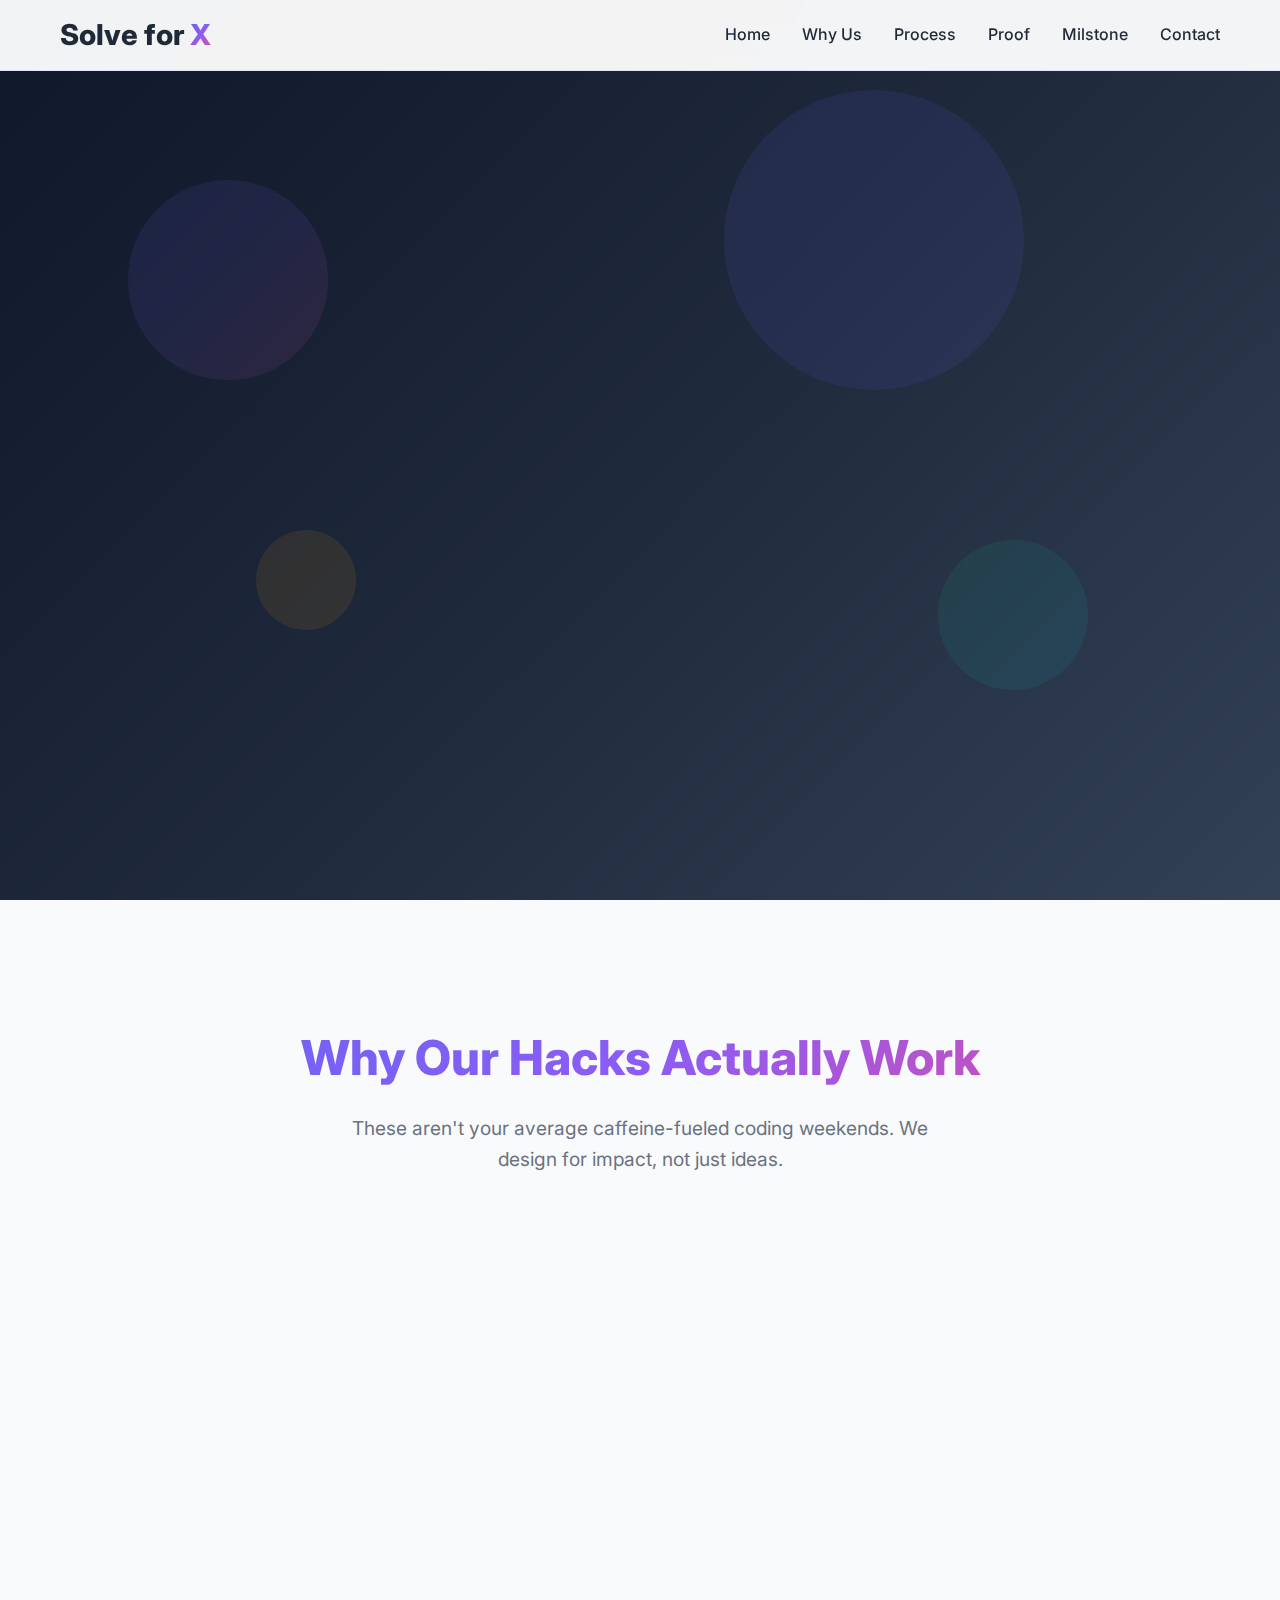
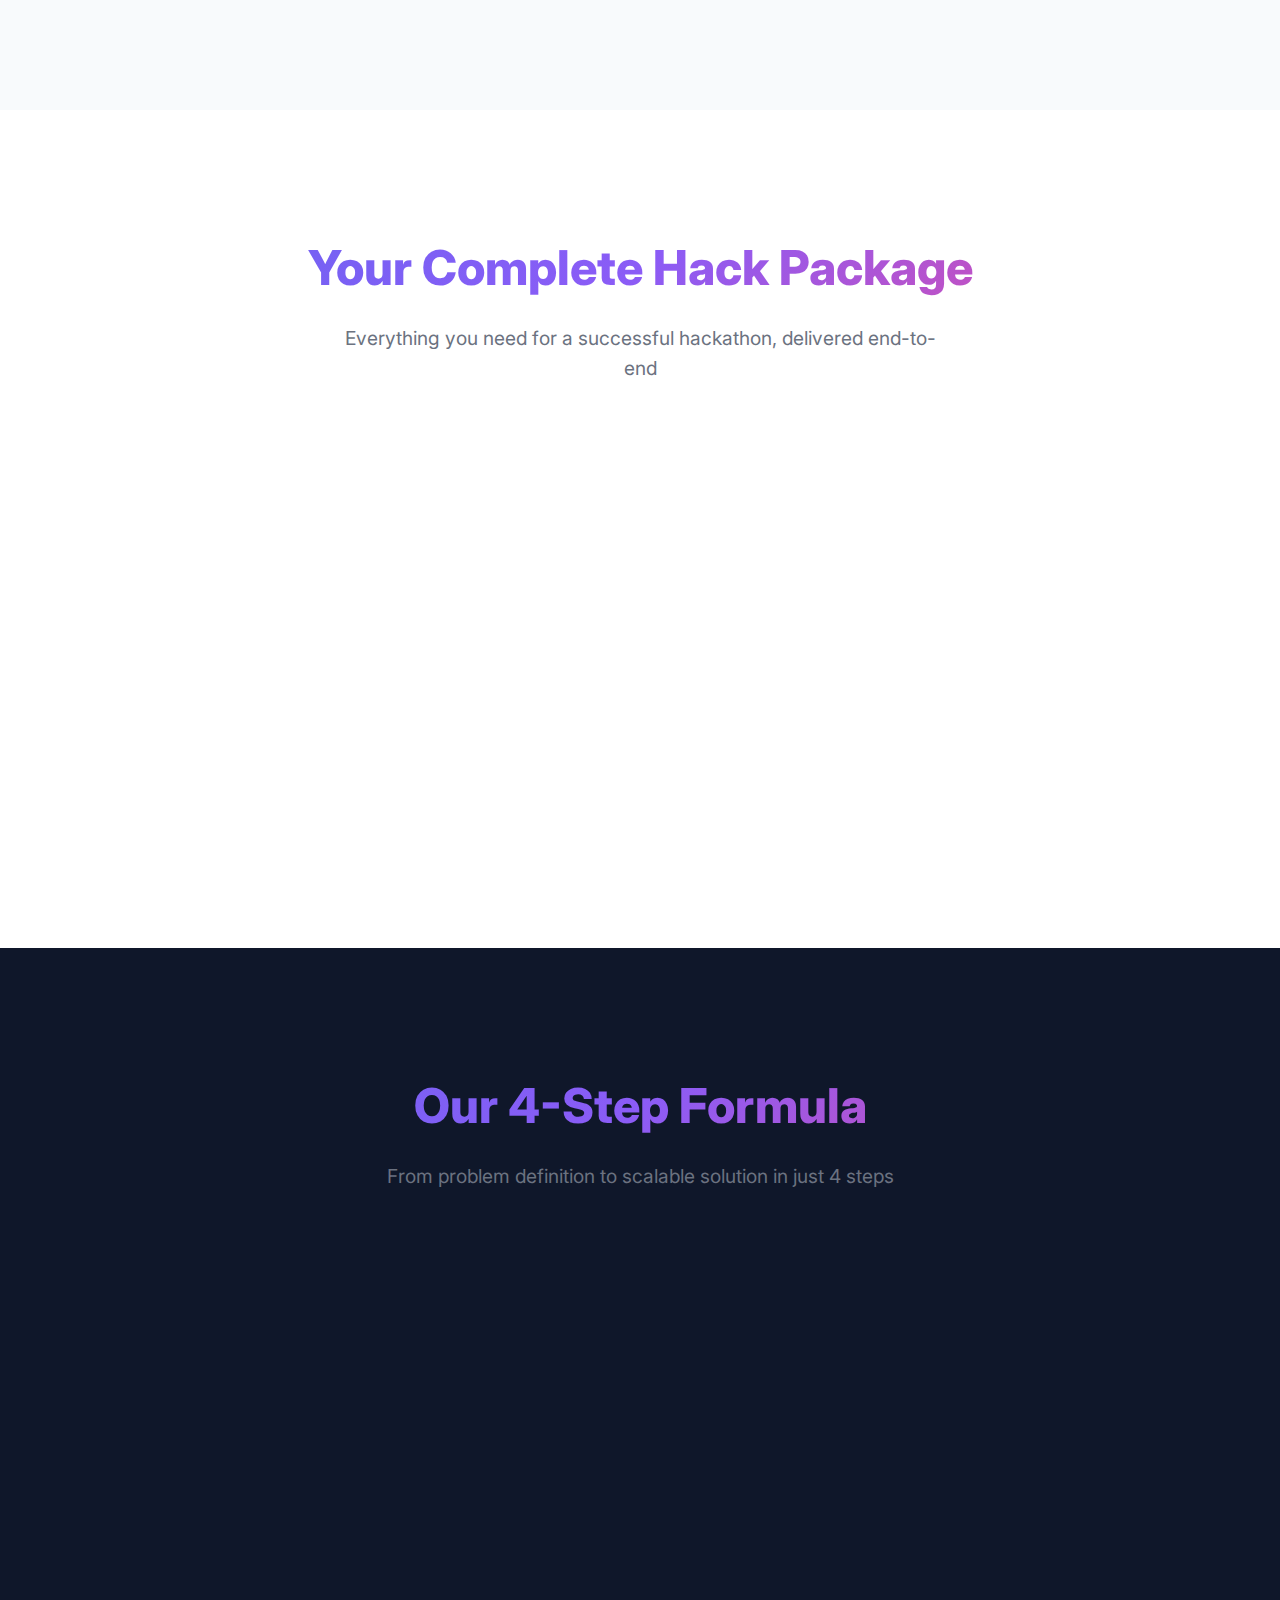
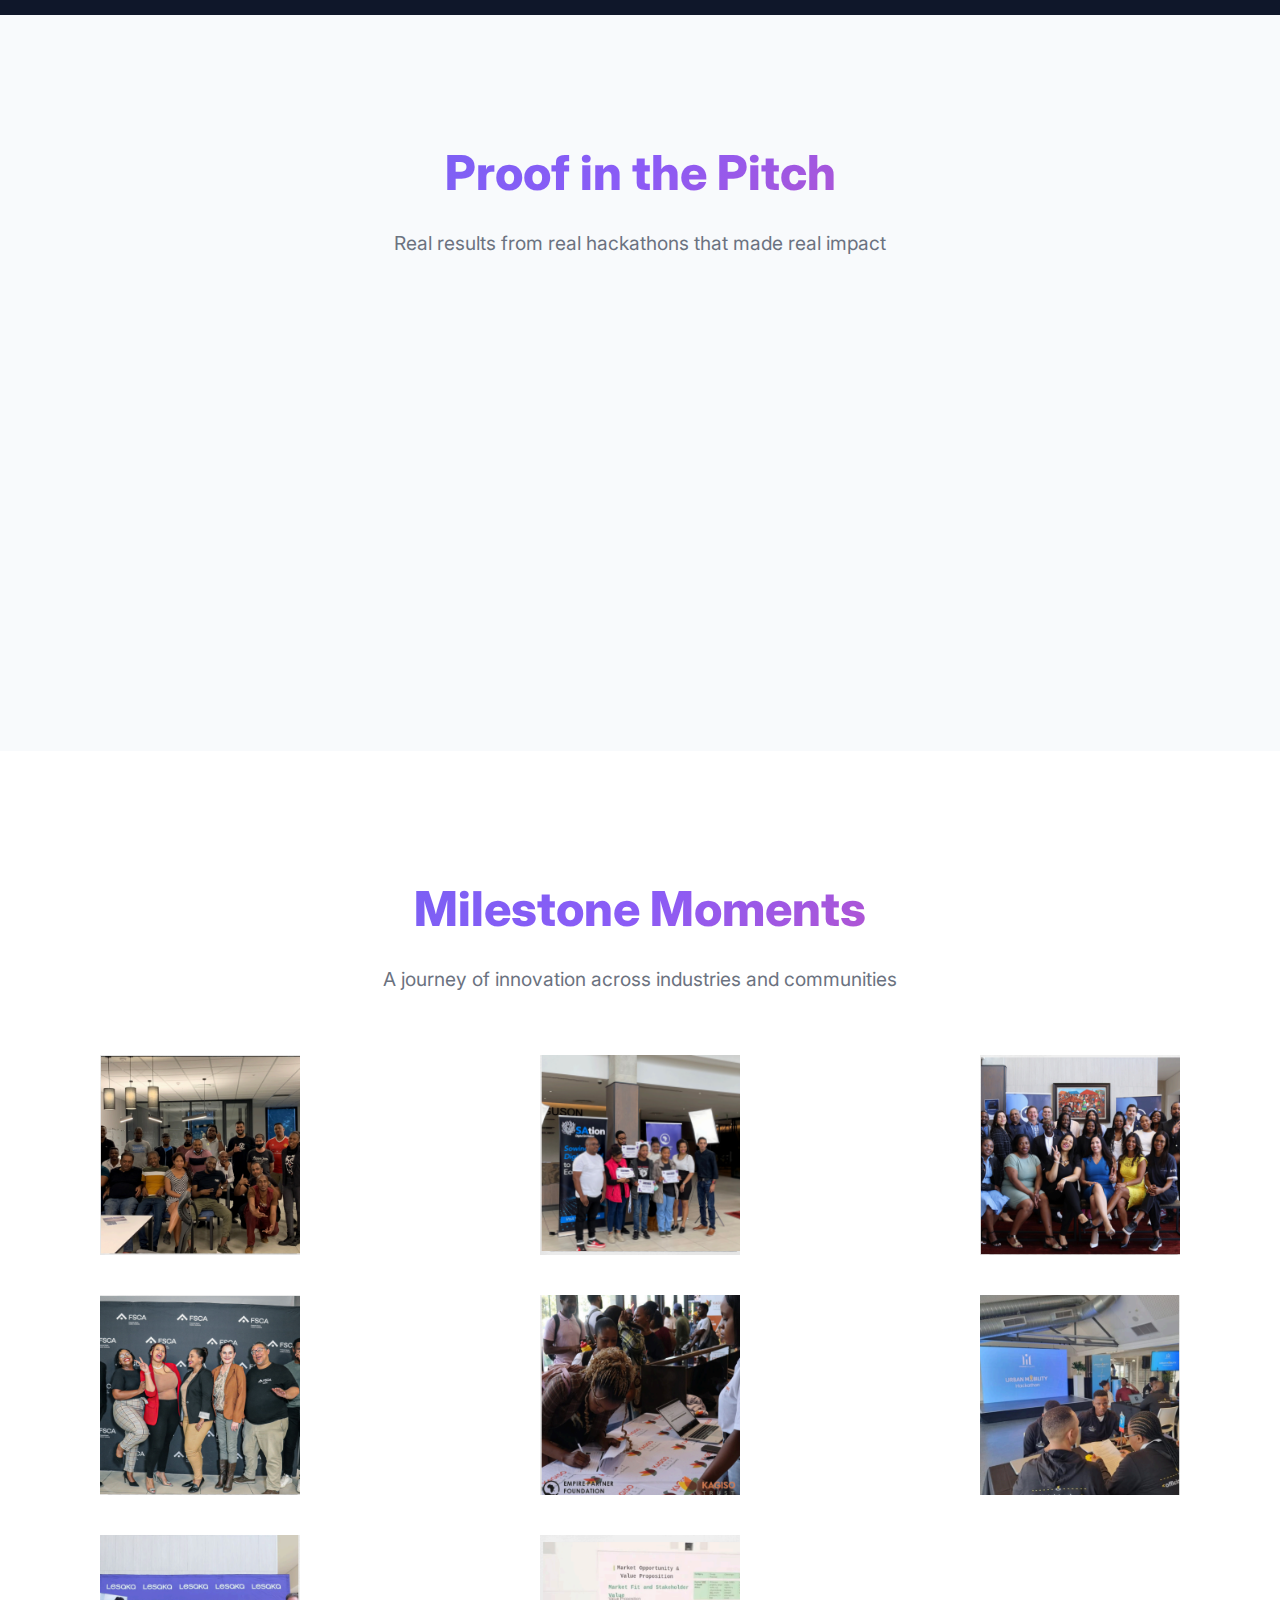
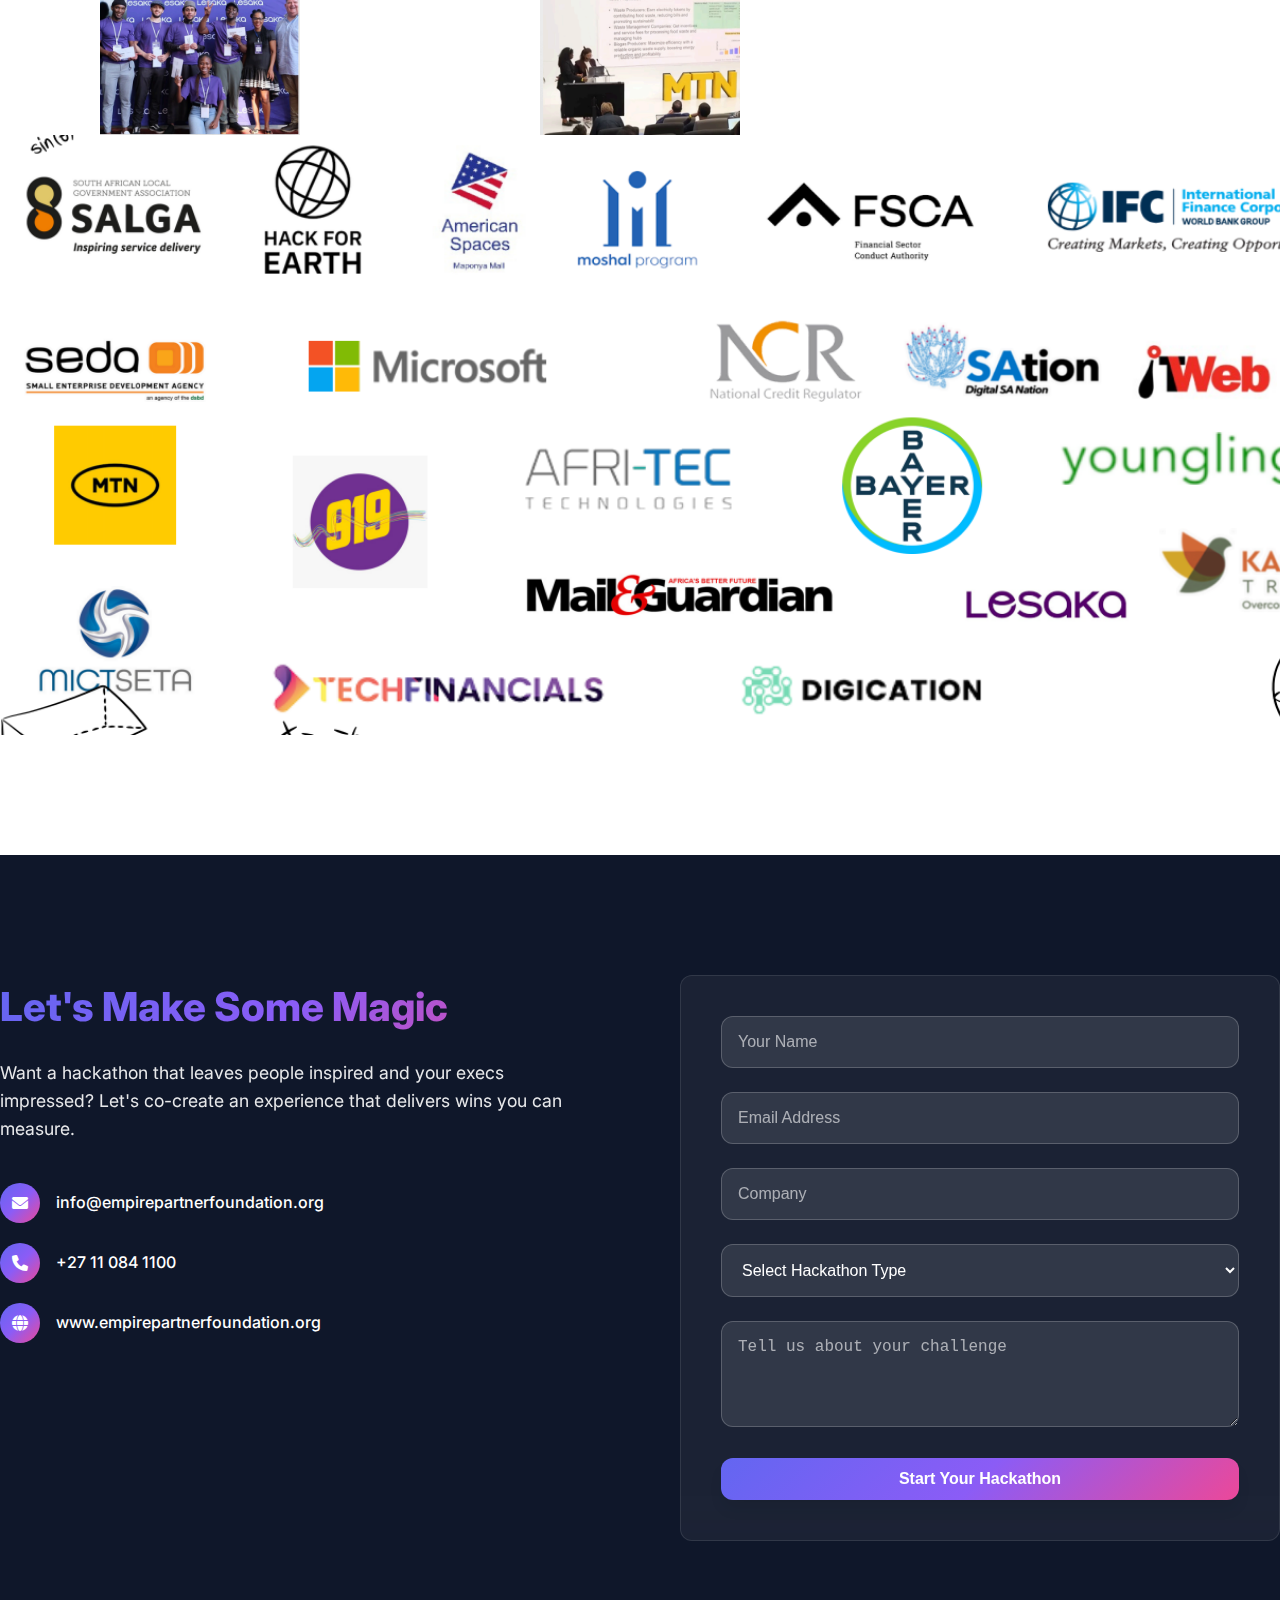
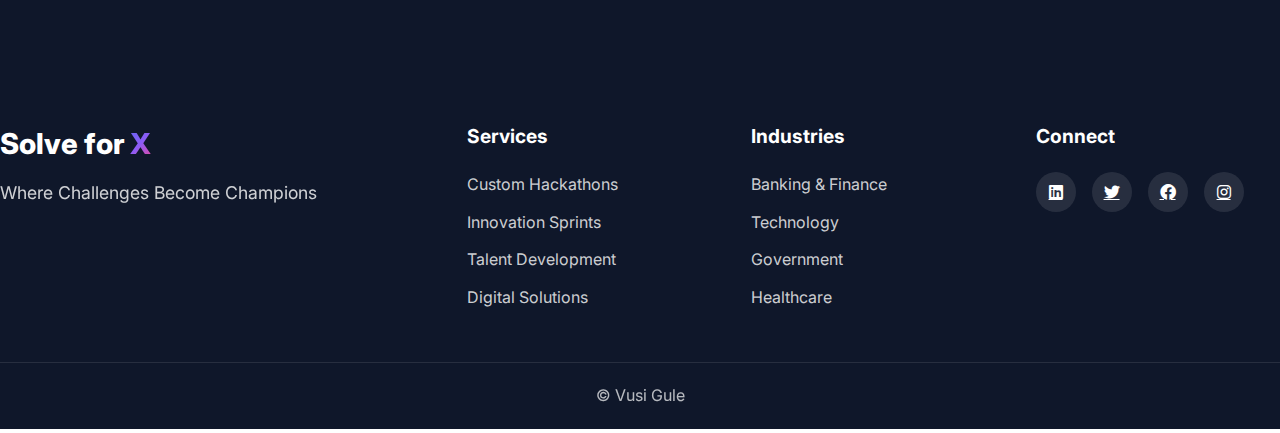
<file: index.html>
<!DOCTYPE html>
<html lang="en">
<head>
    <meta charset="UTF-8">
    <meta name="viewport" content="width=device-width, initial-scale=1.0">
    <title>Solve for X</title>
    <link rel="stylesheet" href="styles.css">
    <link href="https://fonts.googleapis.com/css2?family=Inter:wght@300;400;500;600;700;800;900&display=swap" rel="stylesheet">
    <link rel="stylesheet" href="https://cdnjs.cloudflare.com/ajax/libs/font-awesome/6.0.0/css/all.min.css">
	<style> img{ display: block; margin: auto; }</style>
</head>
<body>
    <!--<div id="cursor-glow"></div>-->
    
    <!-- Navigation -->
    <nav class="navbar">
        <div class="nav-container">
            <div class="nav-logo">
                <h2>Solve for <span class="highlight">X</span></h2>
            </div>
            <ul class="nav-menu">
                <li><a href="#home" class="nav-link">Home</a></li>
                <li><a href="#why-us" class="nav-link">Why Us</a></li>
                <li><a href="#process" class="nav-link">Process</a></li>
                <li><a href="#proof" class="nav-link">Proof</a></li>
				<li><a href="#milestones" class="nav-link">Milstone</a></li>
                <li><a href="#contact" class="nav-link">Contact</a></li>
            </ul>
            <div class="hamburger">
                <span></span>
                <span></span>
                <span></span>
            </div>
        </div>
    </nav>

    <!-- Hero Section -->
    <section id="home" class="hero">
        <div class="hero-bg">
            <div class="floating-shapes">
                <div class="shape shape-1"></div>
                <div class="shape shape-2"></div>
                <div class="shape shape-3"></div>
                <div class="shape shape-4"></div>
            </div>
        </div>
        <div class="container">
            <div class="hero-content">
                <h1 class="hero-title">
                    <span class="title-line">Turning Complex Problems into Scalable Innovation</span>
                </h1>
                <p class="hero-subtitle">Your X might be growth, innovation, market access, or impact. Our hacks are built to solve it.</p>
                <div class="hero-buttons">
                    <button class="btn btn-primary">Start Your Hack</button>
                    <button class="btn btn-secondary">Watch Demo</button>
                </div>
                <div class="hero-stats">
                    <div class="stat">
                        <h3>50+</h3>
                        <p>Hackathons Delivered</p>
                    </div>
                    <div class="stat">
                        <h3>1000+</h3>
                        <p>Developers Engaged</p>
                    </div>
                    <div class="stat">
                        <h3>100+</h3>
                        <p>MVPs Created</p>
                    </div>
                </div>
            </div>
        </div>
    </section>

    <!-- Why Us Section -->
    <section id="why-us" class="why-us">
        <div class="container">
            <div class="section-header">
                <h2>Why Our Hacks Actually Work</h2>
                <p>These aren't your average caffeine-fueled coding weekends. We design for impact, not just ideas.</p>
            </div>
            <div class="features-grid">
                <div class="feature-card">
                    <div class="feature-icon">
                        <i class="fas fa-rocket"></i>
                    </div>
                    <h3>Real Business Problems</h3>
                    <p>Every challenge equals a real business problem. Every team equals a potential solution.</p>
                </div>
                <div class="feature-card">
                    <div class="feature-icon">
                        <i class="fas fa-users"></i>
                    </div>
                    <h3>Township Tech Talent</h3>
                    <p>Access to SA's rawest, realest, most driven young minds from diverse backgrounds.</p>
                </div>
                <div class="feature-card">
                    <div class="feature-icon">
                        <i class="fas fa-lightbulb"></i>
                    </div>
                    <h3>Market-Tested MVPs</h3>
                    <p>You leave with MVPs, market-tested concepts, and bragging rights that actually work.</p>
                </div>
                <div class="feature-card">
                    <div class="feature-icon">
                        <i class="fas fa-chart-line"></i>
                    </div>
                    <h3>Zero R&D Cost</h3>
                    <p>Big innovation energy without the massive research and development investment.</p>
                </div>
            </div>
        </div>
    </section>

    <!-- Package Section -->
    <section class="package">
        <div class="container">
            <div class="section-header">
                <h2>Your Complete Hack Package</h2>
                <p>Everything you need for a successful hackathon, delivered end-to-end</p>
            </div>
            <div class="package-grid">
                <div class="package-item">
                    <i class="fas fa-calendar-alt"></i>
                    <span>Fully-themed 2-3 day Hackathon</span>
                </div>
                <div class="package-item">
                    <i class="fas fa-chalkboard-teacher"></i>
                    <span>Hack & Pitch Training</span>
                </div>
                <div class="package-item">
                    <i class="fas fa-cogs"></i>
                    <span>End-to-end project delivery</span>
                </div>
                <div class="package-item">
                    <i class="fas fa-bullhorn"></i>
                    <span>On-brand marketing takeover</span>
                </div>
                <div class="package-item">
                    <i class="fas fa-seedling"></i>
                    <span>Post-event incubation</span>
                </div>
                <div class="package-item">
                    <i class="fas fa-user-tie"></i>
                    <span>Expert Judges and Mentors</span>
                </div>
                <div class="package-item">
                    <i class="fas fa-camera"></i>
                    <span>Photo and Video Package</span>
                </div>
                <div class="package-item">
                    <i class="fas fa-chart-bar"></i>
                    <span>Impact dashboards & ESG reporting</span>
                </div>
				<div class="package-item">
                    <i class="fas fa-cloud"></i>
                    <span>Digital Platform</span>
                </div>
				<div class="package-item">
                    <i class="fas fa-spoon"></i>
                    <span>Venue and Catering</span>
                </div>
            </div>
        </div>
    </section>

    <!-- Process Section -->
    <section id="process" class="process">
        <div class="container">
            <div class="section-header">
                <h2>Our 4-Step Formula</h2>
                <p>From problem definition to scalable solution in just 4 steps</p>
            </div>
            <div class="process-timeline">
                <div class="process-step">
                    <div class="step-number">1</div>
                    <div class="step-content">
                        <h3>Define</h3>
                        <p>We co-design your perfect problem statement.</p>
                    </div>
                </div>
                <div class="process-step">
                    <div class="step-number">2</div>
                    <div class="step-content">
                        <h3>Mobilize</h3>
                        <p>We bring the brains: coders, builders, hustlers ready to tackle your challenge.</p>
                    </div>
                </div>
                <div class="process-step">
                    <div class="step-number">3</div>
                    <div class="step-content">
                        <h3>Hack</h3>
                        <p>Intense, all-action solution sprint.</p>
                    </div>
                </div>
                <div class="process-step">
                    <div class="step-number">4</div>
                    <div class="step-content">
                        <h3>Convert</h3>
                        <p>You choose who to pilot and scale with. Easy decisions.</p>
                    </div>
                </div>
            </div>
        </div>
    </section>

    <!-- Proof Section -->
    <section id="proof" class="proof">
        <div class="container">
            <div class="section-header">
                <h2>Proof in the Pitch</h2>
                <p>Real results from real hackathons that made real impact</p>
            </div>
            <div class="proof-grid">
                <div class="proof-card">
                    <div class="proof-logo">FSCA</div>
                    <h4>Gamification App Success</h4>
                    <p>Entrepreneurship development app currently live in all mobile app stores.</p>
                    <div class="proof-status">
                        <span class="status-badge live">Live</span>
                    </div>
                </div>
                <div class="proof-card">
                    <div class="proof-logo">MTN</div>
                    <h4>National Climate Hackathon</h4>
                    <p>Enabling South Africa to stand on the continental stage for climate change using tech.</p>
                    <div class="proof-status">
                        <span class="status-badge impact">High Impact</span>
                    </div>
                </div>
                <div class="proof-card">
                    <div class="proof-logo">Lesaka Technologies</div>
                    <h4>Talent Pipeline Success</h4>
                    <p>10 Graduates recruited for permanent employment directly from hackathon.</p>
                    <div class="proof-status">
                        <span class="status-badge hired">10 Hired</span>
                    </div>
                </div>
            </div>
        </div>
    </section>

    <!-- Milestone Section -->
    <section id="milestones" class="milestones">
        <div class="container">
            <div class="section-header">
                <h2>Milestone Moments</h2>
                <p>A journey of innovation across industries and communities</p>
            </div>
            <div class="milestone-categories">
                <img src="mpics/01.png" alt="EPF Tech Fund First Hackathon"style="width:200px;height:200px;"/>
				<img src="mpics/02.png" alt="SATION Microsoft hackathon" style="width:200px;height:200px;"/>
				<img src="mpics/03.png" alt="Hack for Earth Hackathon" style="width:200px;height:200px;"/>
				<img src="mpics/04.png" alt="FSCA Gamification Hackathon" style="width:200px;height:200px;"/>
            
				<img src="mpics/y1.png" alt="Kagiso Trust Hackathon" style="width:200px;height:200px;"/>
				<img src="mpics/y2.png" alt="Moshal Foundation Hackathon" style="width:200px;height:200px;"/>
				<img src="mpics/y3.png" alt="Lesaka Technologies Hackathon" style="width:200px;height:200px;"/>
				<img src="mpics/y4.png" alt="MTN Pachi Panda Hackathon" style="width:200px;height:200px;"/>
			</div>
			<div>
			<img src="mpics/partners.png" alt="Partners" style="width:1400px;height:600px;text-align: center;"/>
			</div>
        </div>
    </section>

    <!-- Contact Section -->
    <section id="contact" class="contact">
        <div class="container">
            <div class="contact-content">
                <div class="contact-info">
                    <h2>Let's Make Some Magic</h2>
                    <p>Want a hackathon that leaves people inspired and your execs impressed? Let's co-create an experience that delivers wins you can measure.</p>
                    <div class="contact-details">
                        <div class="contact-item">
                            <i class="fas fa-envelope"></i>
                            <span>info@empirepartnerfoundation.org</span>
                        </div>
                        <div class="contact-item">
                            <i class="fas fa-phone"></i>
                            <span>+27 11 084 1100</span>
                        </div>
                        <div class="contact-item">
                            <i class="fas fa-globe"></i>
                            <span>www.empirepartnerfoundation.org</span>
                        </div>
                    </div>
                </div>
                <div class="contact-form">
                    <form>
                        <div class="form-group">
                            <input type="text" placeholder="Your Name" required>
                        </div>
                        <div class="form-group">
                            <input type="email" placeholder="Email Address" required>
                        </div>
                        <div class="form-group">
                            <input type="text" placeholder="Company">
                        </div>
                        <div class="form-group">
                            <select>
                                <option>Select Hackathon Type</option>
                                <option>Banking & Finance</option>
                                <option>Retail & E-commerce</option>
                                <option>Energy & Sustainability</option>
                                <option>Government & Public Sector</option>
                                <option>Technology & Innovation</option>
                                <option>Custom Solution</option>
                            </select>
                        </div>
                        <div class="form-group">
                            <textarea placeholder="Tell us about your challenge" rows="4"></textarea>
                        </div>
                        <button type="submit" class="btn btn-primary full-width">Start Your Hackathon</button>
                    </form>
                </div>
            </div>
        </div>
    </section>

    <!-- Footer -->
    <footer class="footer">
        <div class="container">
            <div class="footer-content">
                <div class="footer-brand">
                    <h3>Solve for <span class="highlight">X</span></h3>
                    <p>Where Challenges Become Champions</p>
                </div>
                <div class="footer-links">
                    <div class="footer-section">
                        <h4>Services</h4>
                        <ul>
                            <li><a href="#">Custom Hackathons</a></li>
                            <li><a href="#">Innovation Sprints</a></li>
                            <li><a href="#">Talent Development</a></li>
                            <li><a href="#">Digital Solutions</a></li>
                        </ul>
                    </div>
                    <div class="footer-section">
                        <h4>Industries</h4>
                        <ul>
                            <li><a href="#">Banking & Finance</a></li>
                            <li><a href="#">Technology</a></li>
                            <li><a href="#">Government</a></li>
                            <li><a href="#">Healthcare</a></li>
                        </ul>
                    </div>
                    <div class="footer-section">
                        <h4>Connect</h4>
                        <div class="social-links">
                            <a href="#"><i class="fab fa-linkedin"></i></a>
                            <a href="#"><i class="fab fa-twitter"></i></a>
                            <a href="#"><i class="fab fa-facebook"></i></a>
                            <a href="#"><i class="fab fa-instagram"></i></a>
                        </div>
                    </div>
                </div>
            </div>
            <div class="footer-bottom">
                <p>&copy; Vusi Gule</p>
            </div>
        </div>
    </footer>

    <script src="script.js"></script>
</body>
</html>
</file>
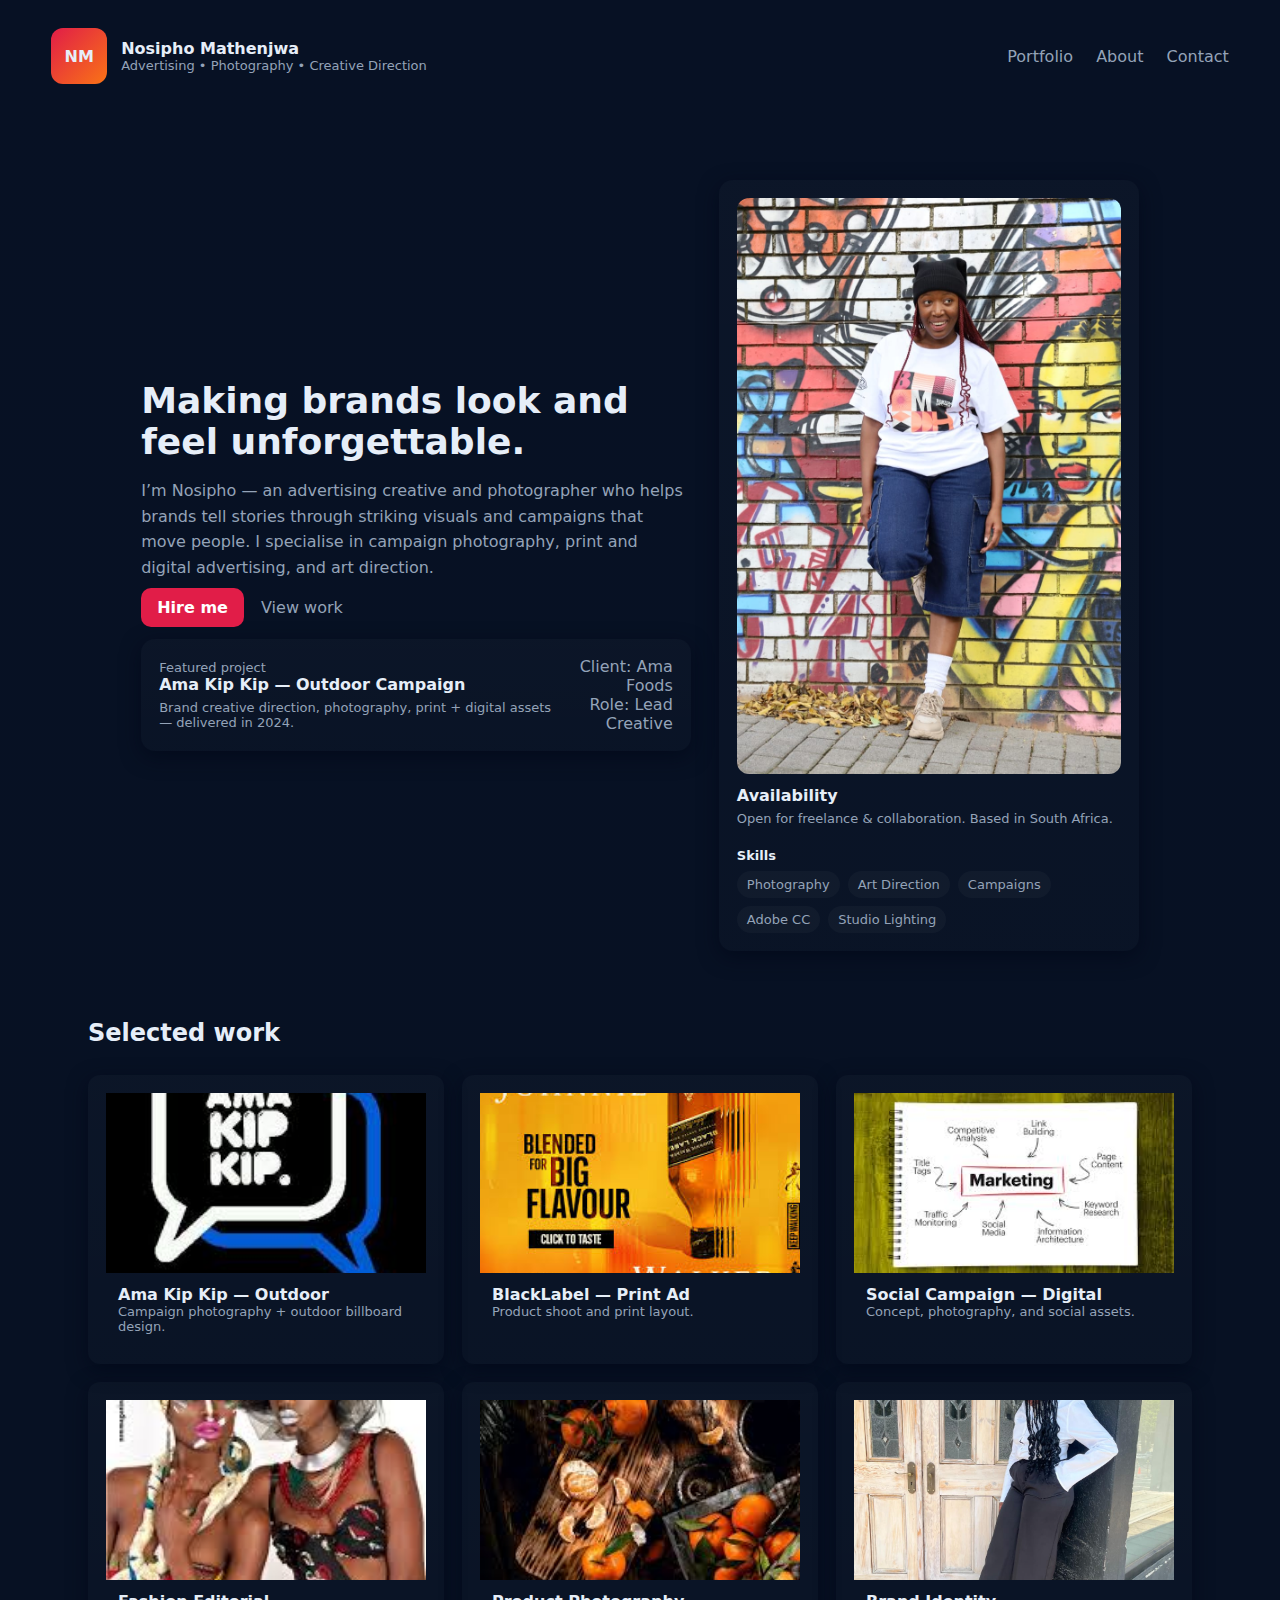
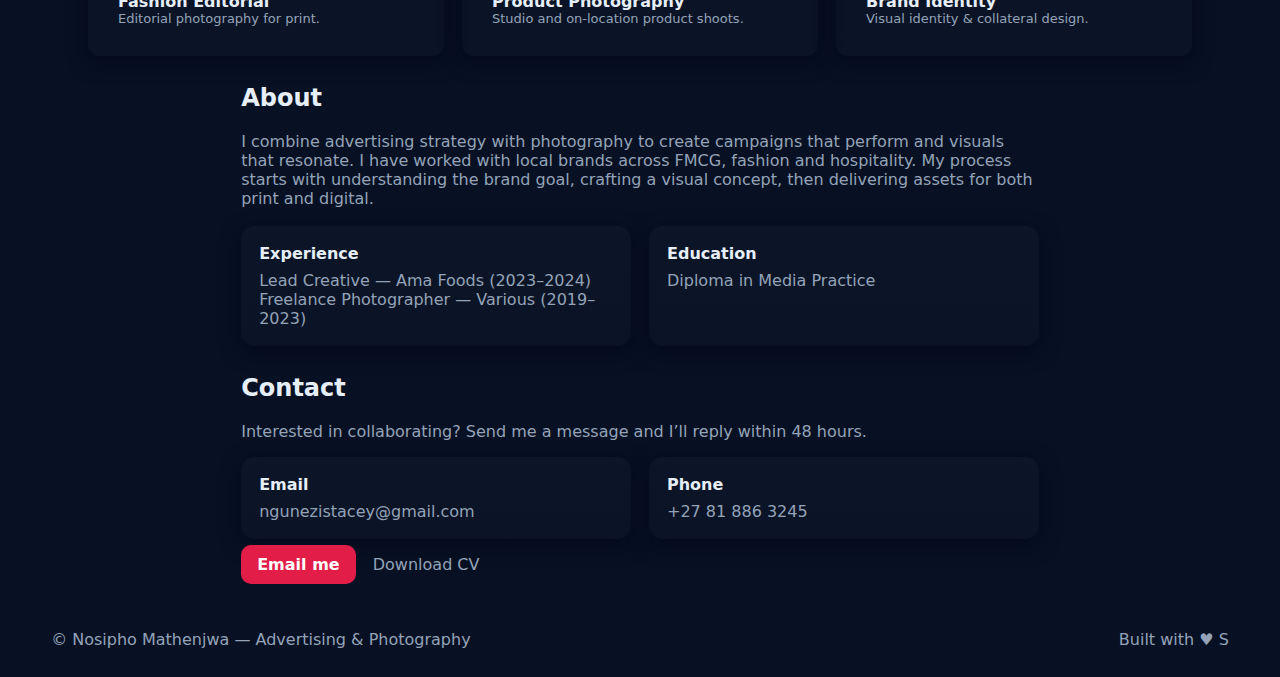
<file: Stacy/index01.html>
<!doctype html>
<html lang="en">
<head>
  <meta charset="utf-8">
  <meta name="viewport" content="width=device-width, initial-scale=1">
  <title>Nosipho Mathenjwa — Advertising & Photography</title>
  <meta name="description" content="Portfolio of Nosipho Mathenjwa — Advertising creative and photographer. Selected projects, bio, and contact.">
  <style>
    :root{--accent:#e11d48;--bg:#0f172a;--card:#0b1220;--muted:#94a3b8}
    *{box-sizing:border-box}body{margin:0;font-family:Inter,system-ui,-apple-system,Segoe UI,Roboto,'Helvetica Neue',Arial;background:linear-gradient(180deg,#071124 0%,#071123 60%),var(--bg);color:#e6eef8}
    header{display:flex;align-items:center;justify-content:space-between;padding:28px 4%;gap:12px}
    .brand{display:flex;align-items:center;gap:14px}
    .logo{width:56px;height:56px;border-radius:12px;background:linear-gradient(135deg,var(--accent),#f97316);display:flex;align-items:center;justify-content:center;font-weight:700}
    nav a{color:var(--muted);margin-left:18px;text-decoration:none}
    .hero{max-width:1100px;margin:32px auto;padding:36px 4%;display:grid;grid-template-columns:1fr 420px;gap:28px;align-items:center}
    .hero h1{font-size:36px;margin:0 0 10px}
    .hero p{color:var(--muted);line-height:1.6}
    .cta{margin-top:18px}
    .btn{background:var(--accent);color:white;padding:10px 16px;border-radius:10px;text-decoration:none;font-weight:600}
    .card{background:linear-gradient(180deg,rgba(255,255,255,0.02),rgba(255,255,255,0.01));padding:18px;border-radius:14px;box-shadow:0 6px 20px rgba(2,6,23,0.6)}
    .profile{display:flex;flex-direction:column;gap:12px}
    .profile img{width:100%;border-radius:12px;object-fit:cover}
    .grid{display:grid;grid-template-columns:repeat(3,1fr);gap:18px;margin:28px 4%}
    .project{border-radius:12px;overflow:hidden}
    .project img{width:100%;height:180px;object-fit:cover;display:block}
    .project .meta{padding:12px}
    footer{padding:28px 4%;color:var(--muted);display:flex;justify-content:space-between;align-items:center}
    .skills{display:flex;gap:8px;flex-wrap:wrap}
    .tag{background:rgba(255,255,255,0.03);padding:6px 10px;border-radius:999px;color:var(--muted);font-size:13px}
    /* responsive */
    @media(max-width:900px){.hero{grid-template-columns:1fr;}.grid{grid-template-columns:repeat(2,1fr)}.profile img{height:220px}}    
    @media(max-width:560px){.grid{grid-template-columns:1fr}.nav-hidden{display:none}.logo{width:48px;height:48px}}
  </style>
</head>
<body>
  <header>
    <div class="brand">
      <div class="logo">NM</div>
      <div>
        <div style="font-weight:700">Nosipho Mathenjwa</div>
        <div style="font-size:13px;color:var(--muted)">Advertising • Photography • Creative Direction</div>
      </div>
    </div>
    <nav class="nav-hidden">
      <a href="#portfolio">Portfolio</a>
      <a href="#about">About</a>
      <a href="#contact">Contact</a>
    </nav>
  </header>

  <section class="hero">
    <div>
      <h1>Making brands look and feel unforgettable.</h1>
      <p>I’m Nosipho — an advertising creative and photographer who helps brands tell stories through striking visuals and campaigns that move people. I specialise in campaign photography, print and digital advertising, and art direction.</p>
      <div class="cta">
        <a class="btn" href="#contact">Hire me</a>
        <a style="margin-left:12px;color:var(--muted);text-decoration:none" href="#portfolio">View work</a>
      </div>

      <div style="margin-top:22px" class="card">
        <div style="display:flex;justify-content:space-between;align-items:center">
          <div>
            <div style="font-size:13px;color:var(--muted)">Featured project</div>
            <div style="font-weight:700">Ama Kip Kip — Outdoor Campaign</div>
            <div style="color:var(--muted);font-size:13px;margin-top:6px">Brand creative direction, photography, print + digital assets — delivered in 2024.</div>
          </div>
          <div style="text-align:right;color:var(--muted)">Client: Ama Foods<br>Role: Lead Creative</div>
        </div>
      </div>
    </div>

    <aside class="card profile">
      <img src="images/port.jpeg" alt="Nosipho Mathenjwa portrait"/>
      <div>
        <div style="font-weight:700">Availability</div>
        <div style="color:var(--muted);font-size:13px;margin-top:6px">Open for freelance & collaboration. Based in South Africa.</div>
      </div>
      <div style="margin-top:10px">
        <div style="font-weight:700;font-size:13px">Skills</div>
        <div class="skills" style="margin-top:8px">
          <div class="tag">Photography</div>
          <div class="tag">Art Direction</div>
          <div class="tag">Campaigns</div>
          <div class="tag">Adobe CC</div>
          <div class="tag">Studio Lighting</div>
        </div>
      </div>
    </aside>
  </section>

  <section id="portfolio" style="max-width:1200px;margin:8px auto">
    <h2 style="padding-left:4%">Selected work</h2>
    <div class="grid">
      <article class="project card">
        <img src="images/amab.jpg" alt="Ama Kip Kip billboard"/>
        <div class="meta">
          <div style="font-weight:700">Ama Kip Kip — Outdoor</div>
          <div style="color:var(--muted);font-size:13px">Campaign photography + outdoor billboard design.</div>
        </div>
      </article>

      <article class="project card">
        <img src="images/blpad.jpg" alt="Blacklabel print ad"/>
        <div class="meta">
          <div style="font-weight:700">BlackLabel — Print Ad</div>
          <div style="color:var(--muted);font-size:13px">Product shoot and print layout.</div>
        </div>
      </article>

      <article class="project card">
        <img src="images/dsc.jpg" alt="Digital social campaign"/>
        <div class="meta">
          <div style="font-weight:700">Social Campaign — Digital</div>
          <div style="color:var(--muted);font-size:13px">Concept, photography, and social assets.</div>
        </div>
      </article>

      <article class="project card">
        <img src="images/fe.jpg" alt="Fashion editorial"/>
        <div class="meta">
          <div style="font-weight:700">Fashion Editorial</div>
          <div style="color:var(--muted);font-size:13px">Editorial photography for print.</div>
        </div>
      </article>

      <article class="project card">
        <img src="images/fpp.jpg" alt="Food product photography"/>
        <div class="meta">
          <div style="font-weight:700">Product Photography</div>
          <div style="color:var(--muted);font-size:13px">Studio and on-location product shoots.</div>
        </div>
      </article>

      <article class="project card">
        <img src="images/dow.jpeg" alt="Brand identity"/>
        <div class="meta">
          <div style="font-weight:700">Brand Identity</div>
          <div style="color:var(--muted);font-size:13px">Visual identity & collateral design.</div>
        </div>
      </article>
    </div>
  </section>

  <section id="about" style="max-width:900px;margin:10px auto;padding:0 4%">
    <h2>About</h2>
    <p style="color:var(--muted)">I combine advertising strategy with photography to create campaigns that perform and visuals that resonate. I have worked with local brands across FMCG, fashion and hospitality. My process starts with understanding the brand goal, crafting a visual concept, then delivering assets for both print and digital.</p>

    <div style="display:flex;gap:18px;margin-top:18px;flex-wrap:wrap">
      <div class="card" style="flex:1;min-width:240px">
        <div style="font-weight:700">Experience</div>
        <div style="color:var(--muted);margin-top:8px">Lead Creative — Ama Foods (2023–2024)<br>Freelance Photographer — Various (2019–2023)</div>
      </div>
      <div class="card" style="flex:1;min-width:240px">
        <div style="font-weight:700">Education</div>
        <div style="color:var(--muted);margin-top:8px">Diploma in Media Practice</div>
      </div>
    </div>
  </section>

  <section id="contact" style="max-width:900px;margin:28px auto;padding:0 4%">
    <h2>Contact</h2>
    <p style="color:var(--muted)">Interested in collaborating? Send me a message and I’ll reply within 48 hours.</p>

    <div style="display:flex;gap:18px;flex-wrap:wrap;margin-top:12px">
      <div class="card" style="flex:1;min-width:280px">
        <div style="font-weight:700">Email</div>
        <div style="color:var(--muted);margin-top:8px">ngunezistacey@gmail.com</div>
      </div>
      <div class="card" style="flex:1;min-width:280px">
        <div style="font-weight:700">Phone</div>
        <div style="color:var(--muted);margin-top:8px">+27 81 886 3245</div>
      </div>
    </div>

    <div style="margin-top:16px">
      <a class="btn" href="mailto:nosipho@example.com">Email me</a>
      <a style="margin-left:12px;color:var(--muted);text-decoration:none" href="#">Download CV</a>
    </div>
  </section>

  <footer>
    <div>© Nosipho Mathenjwa — Advertising & Photography</div>
    <div style="color:var(--muted)">Built with ♥ S</div>
  </footer>

  <script>
    // simple image placeholders: if images not provided, use gradient placeholders
    document.querySelectorAll('img').forEach(img=>{
      if(!img.src || img.src.endsWith('/')){
        img.style.background='linear-gradient(135deg,#0ea5e9,#7c3aed)';
        img.alt='placeholder image';
      }
    });
  </script>
</body>
</html>
</file>
<file: styles.css>
/* Reset and Base Styles */
* {
    margin: 0;
    padding: 0;
    box-sizing: border-box;
}

:root {
    --primary-color: #6366f1;
    --primary-dark: #4f46e5;
    --secondary-color: #10b981;
    --accent-color: #f59e0b;
    --text-primary: #1f2937;
    --text-secondary: #6b7280;
    --text-light: #ffffff;
    --bg-primary: #ffffff;
    --bg-secondary: #f8fafc;
    --bg-dark: #0f172a;
    --gradient-primary: linear-gradient(135deg, #6366f1 0%, #8b5cf6 50%, #ec4899 100%);
    --gradient-secondary: linear-gradient(135deg, #10b981 0%, #06b6d4 100%);
    --shadow-light: 0 4px 6px -1px rgba(0, 0, 0, 0.1);
    --shadow-medium: 0 10px 15px -3px rgba(0, 0, 0, 0.1);
    --shadow-heavy: 0 20px 25px -5px rgba(0, 0, 0, 0.1);
    --border-radius: 12px;
    --transition: all 0.3s cubic-bezier(0.4, 0, 0.2, 1);
}

body {
    font-family: 'Inter', sans-serif;
    line-height: 1.6;
    color: var(--text-primary);
    background: var(--bg-primary);
    overflow-x: hidden;
}

html {
    scroll-behavior: smooth;
}

/* Custom Cursor 
#cursor-glow {
    position: fixed;
    width: 20px;
    height: 20px;
    background: radial-gradient(circle, rgba(99, 102, 241, 0.3) 0%, transparent 70%);
    border-radius: 50%;
    pointer-events: none;
    z-index: 9999;
    transform: translate(-50%, -50%);
    transition: all 0.1s ease; */
}

/* Utility Classes */
.container {
    max-width: 1200px;
    margin: 0 auto;
    padding: 0 20px;
}

.btn {
    display: inline-flex;
    align-items: center;
    justify-content: center;
    padding: 12px 24px;
    border: none;
    border-radius: var(--border-radius);
    font-weight: 600;
    text-decoration: none;
    cursor: pointer;
    transition: var(--transition);
    font-size: 16px;
    gap: 8px;
}

.btn-primary {
    background: var(--gradient-primary);
    color: var(--text-light);
    box-shadow: var(--shadow-medium);
}

.btn-primary:hover {
    transform: translateY(-2px);
    box-shadow: var(--shadow-heavy);
}

.btn-secondary {
    background: transparent;
    color: var(--primary-color);
    border: 2px solid var(--primary-color);
}

.btn-secondary:hover {
    background: var(--primary-color);
    color: var(--text-light);
    transform: translateY(-2px);
}

.full-width {
    width: 100%;
}

.highlight {
    background: var(--gradient-primary);
    -webkit-background-clip: text;
    -webkit-text-fill-color: transparent;
    background-clip: text;
}

.gradient-text {
    background: var(--gradient-primary);
    -webkit-background-clip: text;
    -webkit-text-fill-color: transparent;
    background-clip: text;
}

.section-header {
    text-align: center;
    margin-bottom: 60px;
}

.section-header h2 {
    font-size: 3rem;
    font-weight: 800;
    margin-bottom: 16px;
    background: var(--gradient-primary);
    -webkit-background-clip: text;
    -webkit-text-fill-color: transparent;
    background-clip: text;
}

.section-header p {
    font-size: 1.2rem;
    color: var(--text-secondary);
    max-width: 600px;
    margin: 0 auto;
}

/* Navigation */
.navbar {
    position: fixed;
    top: 0;
    width: 100%;
    background: rgba(255, 255, 255, 0.95);
    backdrop-filter: blur(20px);
    border-bottom: 1px solid rgba(99, 102, 241, 0.1);
    z-index: 1000;
    transition: var(--transition);
}

.nav-container {
    max-width: 1200px;
    margin: 0 auto;
    padding: 0 20px;
    display: flex;
    justify-content: space-between;
    align-items: center;
    height: 70px;
}

.nav-logo h2 {
    font-size: 1.8rem;
    font-weight: 800;
}

.nav-menu {
    display: flex;
    list-style: none;
    gap: 32px;
}

.nav-link {
    text-decoration: none;
    color: var(--text-primary);
    font-weight: 500;
    transition: var(--transition);
    position: relative;
}

.nav-link::after {
    content: '';
    position: absolute;
    bottom: -5px;
    left: 0;
    width: 0;
    height: 2px;
    background: var(--gradient-primary);
    transition: var(--transition);
}

.nav-link:hover::after {
    width: 100%;
}

.hamburger {
    display: none;
    flex-direction: column;
    cursor: pointer;
    gap: 4px;
}

.hamburger span {
    width: 25px;
    height: 3px;
    background: var(--text-primary);
    transition: var(--transition);
}

/* Hero Section */
.hero {
    min-height: 100vh;
    display: flex;
    align-items: center;
    position: relative;
    background: linear-gradient(135deg, #0f172a 0%, #1e293b 50%, #334155 100%);
    overflow: hidden;
}

.hero-bg {
    position: absolute;
    top: 0;
    left: 0;
    width: 100%;
    height: 100%;
    z-index: 1;
}

.floating-shapes {
    position: absolute;
    width: 100%;
    height: 100%;
}

.shape {
    position: absolute;
    border-radius: 50%;
    opacity: 0.1;
    animation: float 20s infinite ease-in-out;
}

.shape-1 {
    width: 200px;
    height: 200px;
    background: var(--gradient-primary);
    top: 20%;
    left: 10%;
    animation-delay: 0s;
}

.shape-2 {
    width: 150px;
    height: 150px;
    background: var(--gradient-secondary);
    top: 60%;
    right: 15%;
    animation-delay: 5s;
}

.shape-3 {
    width: 100px;
    height: 100px;
    background: var(--accent-color);
    bottom: 30%;
    left: 20%;
    animation-delay: 10s;
}

.shape-4 {
    width: 300px;
    height: 300px;
    background: var(--primary-color);
    top: 10%;
    right: 20%;
    animation-delay: 15s;
}

@keyframes float {
    0%, 100% { transform: translateY(0px) rotate(0deg); }
    25% { transform: translateY(-20px) rotate(90deg); }
    50% { transform: translateY(-40px) rotate(180deg); }
    75% { transform: translateY(-20px) rotate(270deg); }
}

.hero-content {
    position: relative;
    z-index: 2;
    color: var(--text-light);
    text-align: center;
}

.hero-title {
    font-size: 4rem;
    font-weight: 900;
    line-height: 1.1;
    margin-bottom: 24px;
}

.title-line {
    display: block;
    animation: slideInUp 0.8s ease-out forwards;
    opacity: 0;
    transform: translateY(30px);
}

.title-line:nth-child(2) {
    animation-delay: 0.2s;
}

.hero-subtitle {
    font-size: 1.3rem;
    margin-bottom: 40px;
    opacity: 0.9;
    animation: slideInUp 0.8s ease-out 0.4s forwards;
    opacity: 0;
    transform: translateY(30px);
}

.hero-buttons {
    display: flex;
    gap: 20px;
    justify-content: center;
    margin-bottom: 60px;
    animation: slideInUp 0.8s ease-out 0.6s forwards;
    opacity: 0;
    transform: translateY(30px);
}

.hero-stats {
    display: flex;
    justify-content: center;
    gap: 60px;
    animation: slideInUp 0.8s ease-out 0.8s forwards;
    opacity: 0;
    transform: translateY(30px);
}

.stat h3 {
    font-size: 2.5rem;
    font-weight: 800;
    margin-bottom: 8px;
    background: var(--gradient-primary);
    -webkit-background-clip: text;
    -webkit-text-fill-color: transparent;
    background-clip: text;
}

.stat p {
    font-size: 1rem;
    opacity: 0.8;
}

@keyframes slideInUp {
    to {
        opacity: 1;
        transform: translateY(0);
    }
} 

/* Why Us Section */
.why-us {
    padding: 120px 0;
    background: var(--bg-secondary);
}

.features-grid {
    display: grid;
    grid-template-columns: repeat(auto-fit, minmax(280px, 1fr));
    gap: 40px;
}

.feature-card {
    background: var(--bg-primary);
    padding: 40px 30px;
    border-radius: var(--border-radius);
    box-shadow: var(--shadow-light);
    text-align: center;
    transition: var(--transition);
    border: 1px solid rgba(99, 102, 241, 0.1);
}

.feature-card:hover {
    transform: translateY(-10px);
    box-shadow: var(--shadow-heavy);
    border-color: var(--primary-color);
}

.feature-icon {
    width: 80px;
    height: 80px;
    margin: 0 auto 24px;
    background: var(--gradient-primary);
    border-radius: 50%;
    display: flex;
    align-items: center;
    justify-content: center;
    font-size: 2rem;
    color: var(--text-light);
}

.feature-card h3 {
    font-size: 1.5rem;
    font-weight: 700;
    margin-bottom: 16px;
    color: var(--text-primary);
}

.feature-card p {
    color: var(--text-secondary);
    line-height: 1.6;
}

/* Package Section */
.package {
    padding: 120px 0;
    background: var(--bg-primary);
}

.package-grid {
    display: grid;
    grid-template-columns: repeat(auto-fit, minmax(300px, 1fr));
    gap: 30px;
}

.package-item {
    display: flex;
    align-items: center;
    gap: 16px;
    padding: 24px;
    background: var(--bg-secondary);
    border-radius: var(--border-radius);
    transition: var(--transition);
    border-left: 4px solid var(--primary-color);
}

.package-item:hover {
    transform: translateX(10px);
    box-shadow: var(--shadow-medium);
}

.package-item i {
    font-size: 1.5rem;
    color: var(--primary-color);
    min-width: 24px;
}

.package-item span {
    font-weight: 600;
    color: var(--text-primary);
}

/* Process Section */
.process {
    padding: 120px 0;
    background: var(--bg-dark);
    color: var(--text-light);
}

.process-timeline {
    display: grid;
    grid-template-columns: repeat(auto-fit, minmax(250px, 1fr));
    gap: 40px;
}

.process-step {
    text-align: center;
    position: relative;
}

.step-number {
    width: 80px;
    height: 80px;
    background: var(--gradient-primary);
    border-radius: 50%;
    display: flex;
    align-items: center;
    justify-content: center;
    font-size: 2rem;
    font-weight: 800;
    margin: 0 auto 24px;
    color: var(--text-light);
}

.step-content h3 {
    font-size: 1.8rem;
    font-weight: 700;
    margin-bottom: 16px;
}

.step-content p {
    color: rgba(255, 255, 255, 0.8);
    line-height: 1.6;
}

/* Proof Section */
.proof {
    padding: 120px 0;
    background: var(--bg-secondary);
}

.proof-grid {
    display: grid;
    grid-template-columns: repeat(auto-fit, minmax(350px, 1fr));
    gap: 40px;
}

.proof-card {
    background: var(--bg-primary);
    padding: 40px;
    border-radius: var(--border-radius);
    box-shadow: var(--shadow-light);
    transition: var(--transition);
    border: 1px solid rgba(99, 102, 241, 0.1);
    position: relative;
    overflow: hidden;
}

.proof-card::before {
    content: '';
    position: absolute;
    top: 0;
    left: 0;
    width: 100%;
    height: 4px;
    background: var(--gradient-primary);
}

.proof-card:hover {
    transform: translateY(-5px);
    box-shadow: var(--shadow-heavy);
}

.proof-logo {
    font-size: 1.5rem;
    font-weight: 800;
    color: var(--primary-color);
    margin-bottom: 16px;
}

.proof-card h4 {
    font-size: 1.3rem;
    font-weight: 700;
    margin-bottom: 12px;
    color: var(--text-primary);
}

.proof-card p {
    color: var(--text-secondary);
    line-height: 1.6;
    margin-bottom: 20px;
}

.proof-status {
    display: flex;
    gap: 8px;
}

.status-badge {
    padding: 6px 12px;
    border-radius: 20px;
    font-size: 0.8rem;
    font-weight: 600;
    text-transform: uppercase;
}

.status-badge.live {
    background: rgba(16, 185, 129, 0.1);
    color: var(--secondary-color);
    border: 1px solid var(--secondary-color);
}

.status-badge.impact {
    background: rgba(245, 158, 11, 0.1);
    color: var(--accent-color);
    border: 1px solid var(--accent-color);
}

.status-badge.hired {
    background: rgba(99, 102, 241, 0.1);
    color: var(--primary-color);
    border: 1px solid var(--primary-color);
}

/* Milestones Section */
.milestones {
    padding: 120px 0;
    background: var(--bg-primary);
}

.milestone-categories {
    display: grid;
    grid-template-columns: repeat(auto-fit, minmax(300px, 1fr));
    gap: 40px;
}

.milestone-category {
    padding: 30px;
    background: var(--bg-secondary);
    border-radius: var(--border-radius);
    border-left: 4px solid var(--primary-color);
}

.milestone-category h3 {
    font-size: 1.5rem;
    font-weight: 700;
    margin-bottom: 20px;
    color: var(--text-primary);
}

.milestone-tags {
    display: flex;
    flex-wrap: wrap;
    gap: 12px;
}

.milestone-tag {
    padding: 8px 16px;
    background: var(--bg-primary);
    border: 1px solid rgba(99, 102, 241, 0.2);
    border-radius: 20px;
    font-size: 0.9rem;
    color: var(--text-secondary);
    transition: var(--transition);
}

.milestone-tag:hover {
    background: var(--primary-color);
    color: var(--text-light);
    transform: translateY(-2px);
}

/* Contact Section */
.contact {
    padding: 120px 0;
    background: var(--bg-dark);
    color: var(--text-light);
}

.contact-content {
    display: grid;
    grid-template-columns: 1fr 1fr;
    gap: 80px;
    align-items: start;
}

.contact-info h2 {
    font-size: 2.5rem;
    font-weight: 800;
    margin-bottom: 20px;
    background: var(--gradient-primary);
    -webkit-background-clip: text;
    -webkit-text-fill-color: transparent;
    background-clip: text;
}

.contact-info p {
    font-size: 1.1rem;
    line-height: 1.6;
    margin-bottom: 40px;
    opacity: 0.9;
}

.contact-details {
    display: flex;
    flex-direction: column;
    gap: 20px;
}

.contact-item {
    display: flex;
    align-items: center;
    gap: 16px;
}

.contact-item i {
    width: 40px;
    height: 40px;
    background: var(--gradient-primary);
    border-radius: 50%;
    display: flex;
    align-items: center;
    justify-content: center;
    font-size: 1rem;
}

.contact-item span {
    font-size: 1rem;
    font-weight: 500;
}

.contact-form {
    background: rgba(255, 255, 255, 0.05);
    padding: 40px;
    border-radius: var(--border-radius);
    backdrop-filter: blur(20px);
    border: 1px solid rgba(255, 255, 255, 0.1);
}

.form-group {
    margin-bottom: 24px;
}

.form-group input,
.form-group select,
.form-group textarea {
    width: 100%;
    padding: 16px;
    border: 1px solid rgba(255, 255, 255, 0.2);
    border-radius: var(--border-radius);
    background: rgba(255, 255, 255, 0.1);
    color: var(--text-light);
    font-size: 16px;
    transition: var(--transition);
}

.form-group input:focus,
.form-group select:focus,
.form-group textarea:focus {
    outline: none;
    border-color: var(--primary-color);
    box-shadow: 0 0 0 3px rgba(99, 102, 241, 0.1);
}

.form-group input::placeholder,
.form-group textarea::placeholder {
    color: rgba(255, 255, 255, 0.6);
}

/* Footer */
.footer {
    background: var(--bg-dark);
    color: var(--text-light);
    padding: 60px 0 20px;
}

.footer-content {
    display: grid;
    grid-template-columns: 1fr 2fr;
    gap: 60px;
    margin-bottom: 40px;
}

.footer-brand h3 {
    font-size: 1.8rem;
    font-weight: 800;
    margin-bottom: 12px;
}

.footer-brand p {
    opacity: 0.8;
    font-size: 1.1rem;
}

.footer-links {
    display: grid;
    grid-template-columns: repeat(3, 1fr);
    gap: 40px;
}

.footer-section h4 {
    font-size: 1.2rem;
    font-weight: 700;
    margin-bottom: 20px;
    color: var(--text-light);
}

.footer-section ul {
    list-style: none;
}

.footer-section ul li {
    margin-bottom: 12px;
}

.footer-section ul li a {
    color: rgba(255, 255, 255, 0.8);
    text-decoration: none;
    transition: var(--transition);
}

.footer-section ul li a:hover {
    color: var(--primary-color);
}

.social-links {
    display: flex;
    gap: 16px;
}

.social-links a {
    width: 40px;
    height: 40px;
    background: rgba(255, 255, 255, 0.1);
    border-radius: 50%;
    display: flex;
    align-items: center;
    justify-content: center;
    color: var(--text-light);
    transition: var(--transition);
}

.social-links a:hover {
    background: var(--primary-color);
    transform: translateY(-2px);
}

.footer-bottom {
    border-top: 1px solid rgba(255, 255, 255, 0.1);
    padding-top: 20px;
    text-align: center;
}

.footer-bottom p {
    opacity: 0.7;
}

/* Responsive Design */
@media (max-width: 768px) {
    .hamburger {
        display: flex;
    }
    
    .nav-menu {
        display: none;
    }
    
    .hero-title {
        font-size: 2.5rem;
    }
    
    .hero-buttons {
        flex-direction: column;
        align-items: center;
    }
    
    .hero-stats {
        flex-direction: column;
        gap: 30px;
    }
    
    .section-header h2 {
        font-size: 2rem;
    }
    
    .contact-content {
        grid-template-columns: 1fr;
        gap: 40px;
    }
    
    .footer-content {
        grid-template-columns: 1fr;
        gap: 40px;
    }
    
    .footer-links {
        grid-template-columns: 1fr;
        gap: 30px;
    }
    
    .process-timeline {
        grid-template-columns: 1fr;
    }
    
    .milestone-categories {
        grid-template-columns: 1fr;
    }
    
    .proof-grid {
        grid-template-columns: 1fr;
    }
}

@media (max-width: 480px) {
    .container {
        padding: 0 16px;
    }
    
    .hero-title {
        font-size: 2rem;
    }
    
    .hero-subtitle {
        font-size: 1.1rem;
    }
    
    .section-header h2 {
        font-size: 1.8rem;
    }
    
    .btn {
        padding: 12px 20px;
        font-size: 14px;
    }
    
    .feature-card,
    .proof-card {
        padding: 30px 20px;
    }
    
    .contact-form {
        padding: 30px 20px;
    }
}

/* Animation Classes */
.fade-in {
    opacity: 0;
    transform: translateY(30px);
    transition: all 0.8s ease;
}

.fade-in.visible {
    opacity: 1;
    transform: translateY(0);
}

.slide-in-left {
    opacity: 0;
    transform: translateX(-50px);
    transition: all 0.8s ease;
}

.slide-in-left.visible {
    opacity: 1;
    transform: translateX(0);
}

.slide-in-right {
    opacity: 0;
    transform: translateX(50px);
    transition: all 0.8s ease;
}

.slide-in-right.visible {
    opacity: 1;
    transform: translateX(0);
}

/* Scroll Progress Bar */
.scroll-progress {
    position: fixed;
    top: 70px;
    left: 0;
    width: 0%;
    height: 3px;
    background: var(--gradient-primary);
    z-index: 1000;
    transition: width 0.1s ease;
}
</file>
